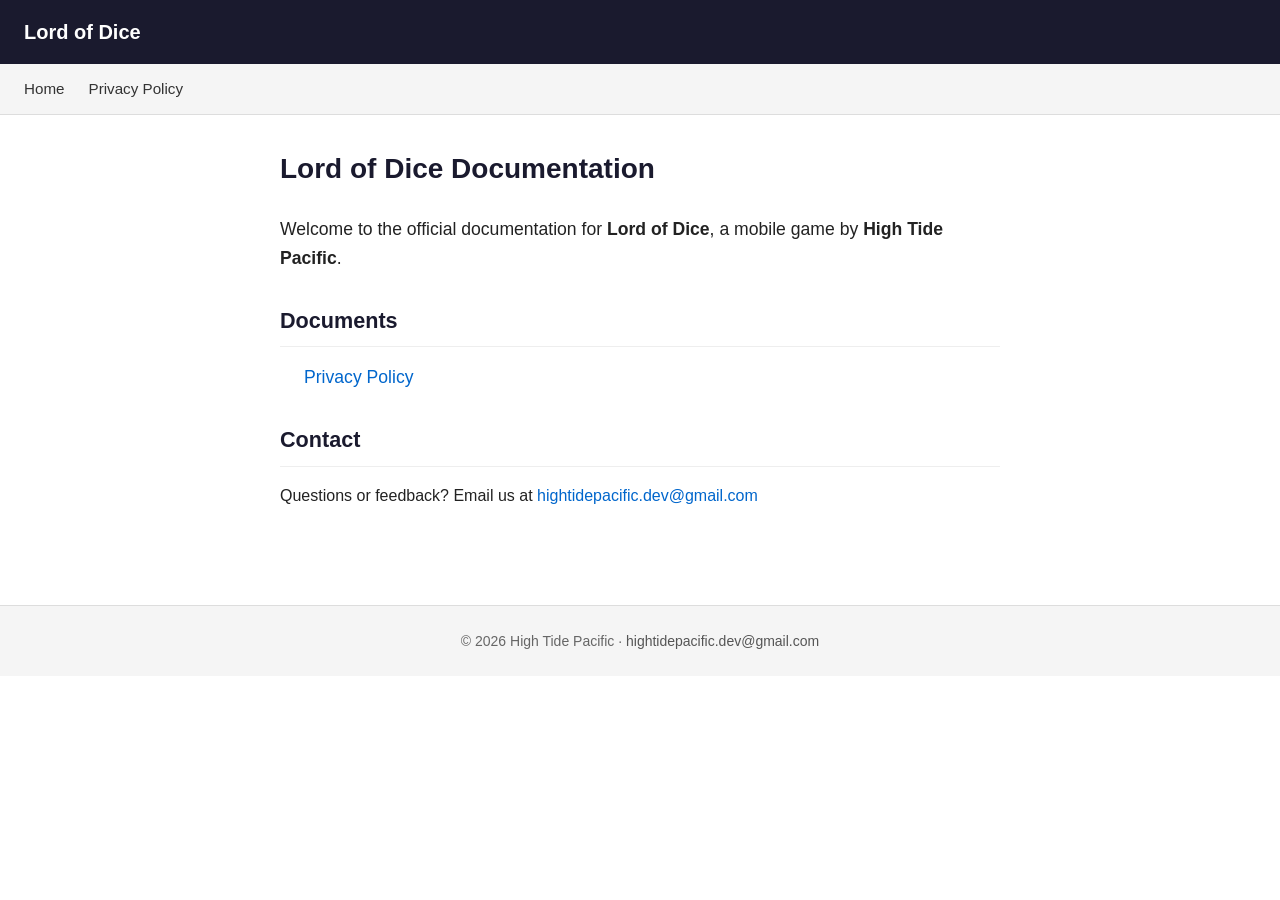
<file: index.html>
<!DOCTYPE html>
<html lang="en">
<head>
  <meta charset="UTF-8">
  <meta name="viewport" content="width=device-width, initial-scale=1.0">
  <title>Lord of Dice - Documentation</title>
  <meta name="description" content="Official documentation for Lord of Dice, a mobile game by High Tide Pacific.">
  <link rel="stylesheet" href="assets/style.css">
</head>
<body>
  <header class="site-header">
    <h1><a href="./">Lord of Dice</a></h1>
  </header>
  <nav class="site-nav">
    <ul>
      <li><a href="./">Home</a></li>
      <li><a href="privacy/">Privacy Policy</a></li>
    </ul>
  </nav>
  <main class="content">
    <h1>Lord of Dice Documentation</h1>
    <p class="home-intro">Welcome to the official documentation for <strong>Lord of Dice</strong>, a mobile game by <strong>High Tide Pacific</strong>.</p>
    <h2>Documents</h2>
    <ul class="doc-list">
      <li><a href="privacy/">Privacy Policy</a></li>
    </ul>
    <h2>Contact</h2>
    <p>Questions or feedback? Email us at <a href="mailto:hightidepacific.dev@gmail.com">hightidepacific.dev@gmail.com</a></p>
  </main>
  <footer class="site-footer">
    &copy; 2026 High Tide Pacific &middot; <a href="mailto:hightidepacific.dev@gmail.com">hightidepacific.dev@gmail.com</a>
  </footer>
</body>
</html>
</file>
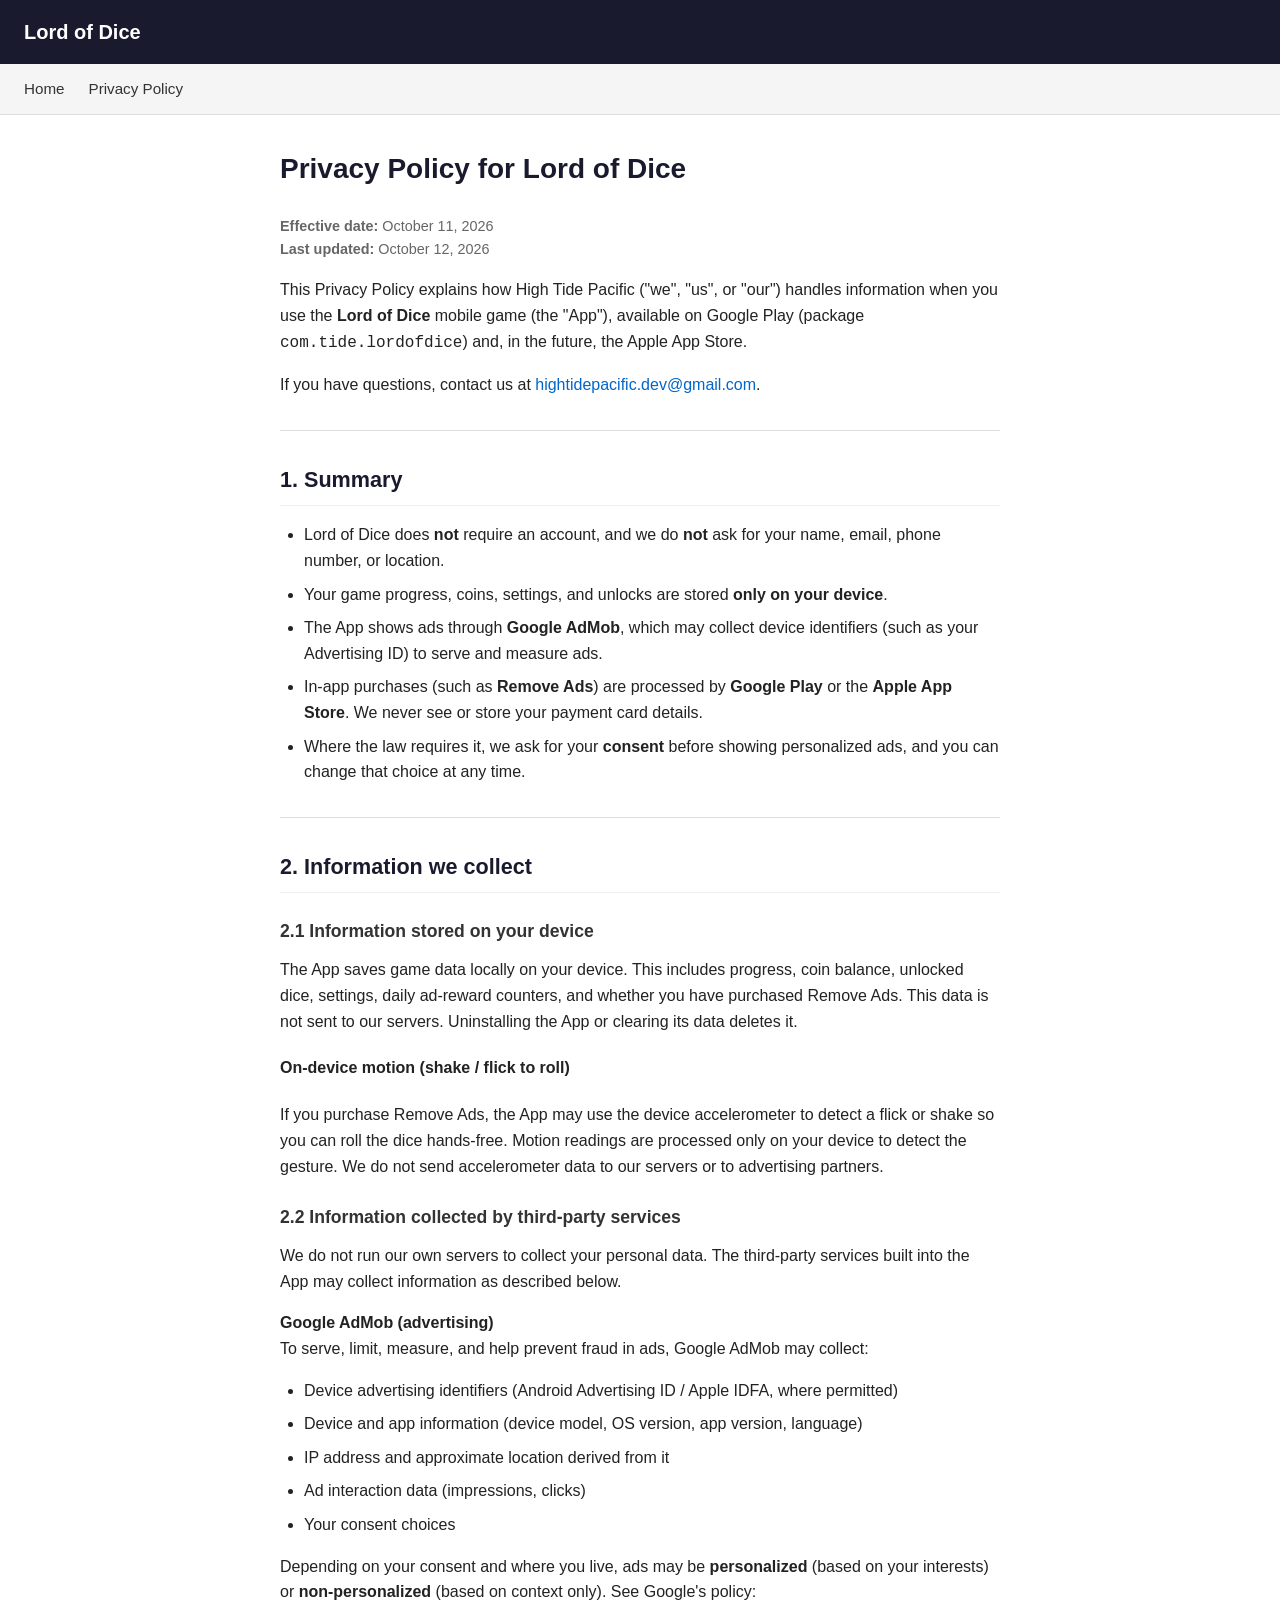
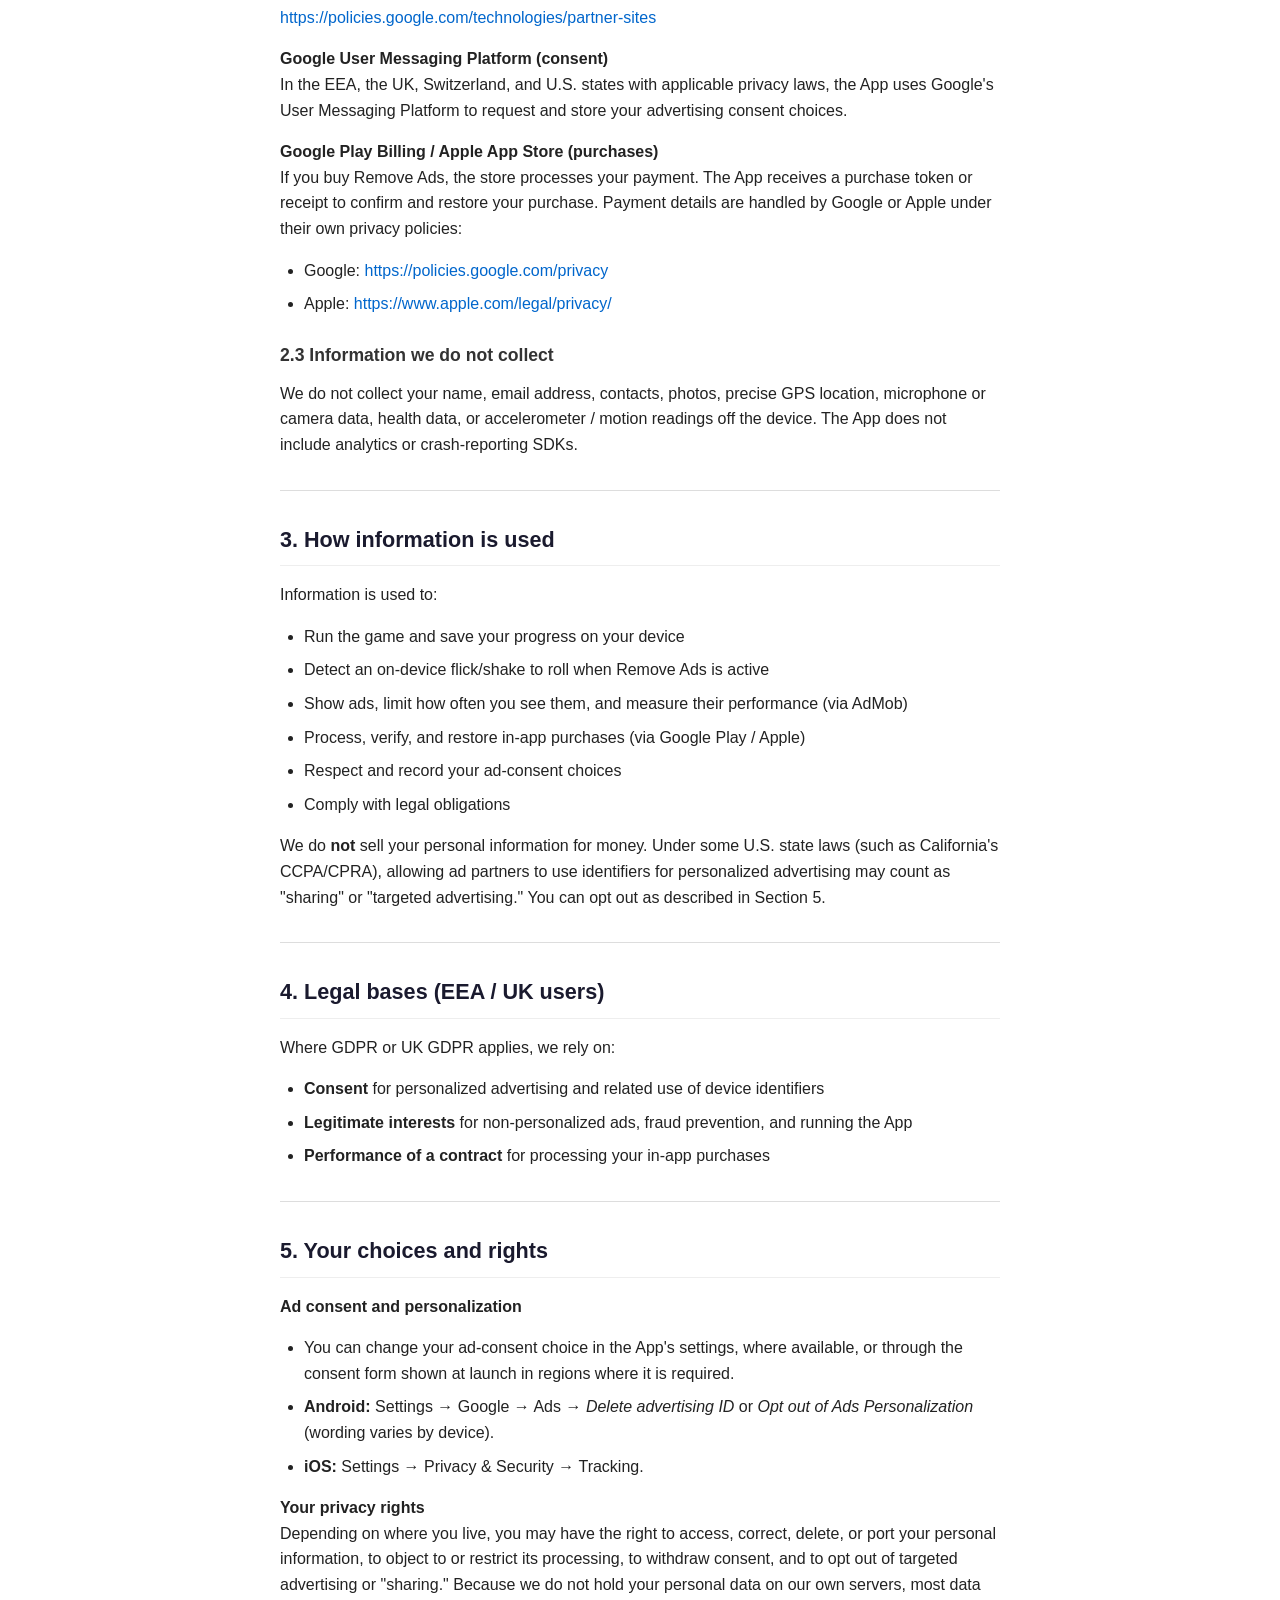
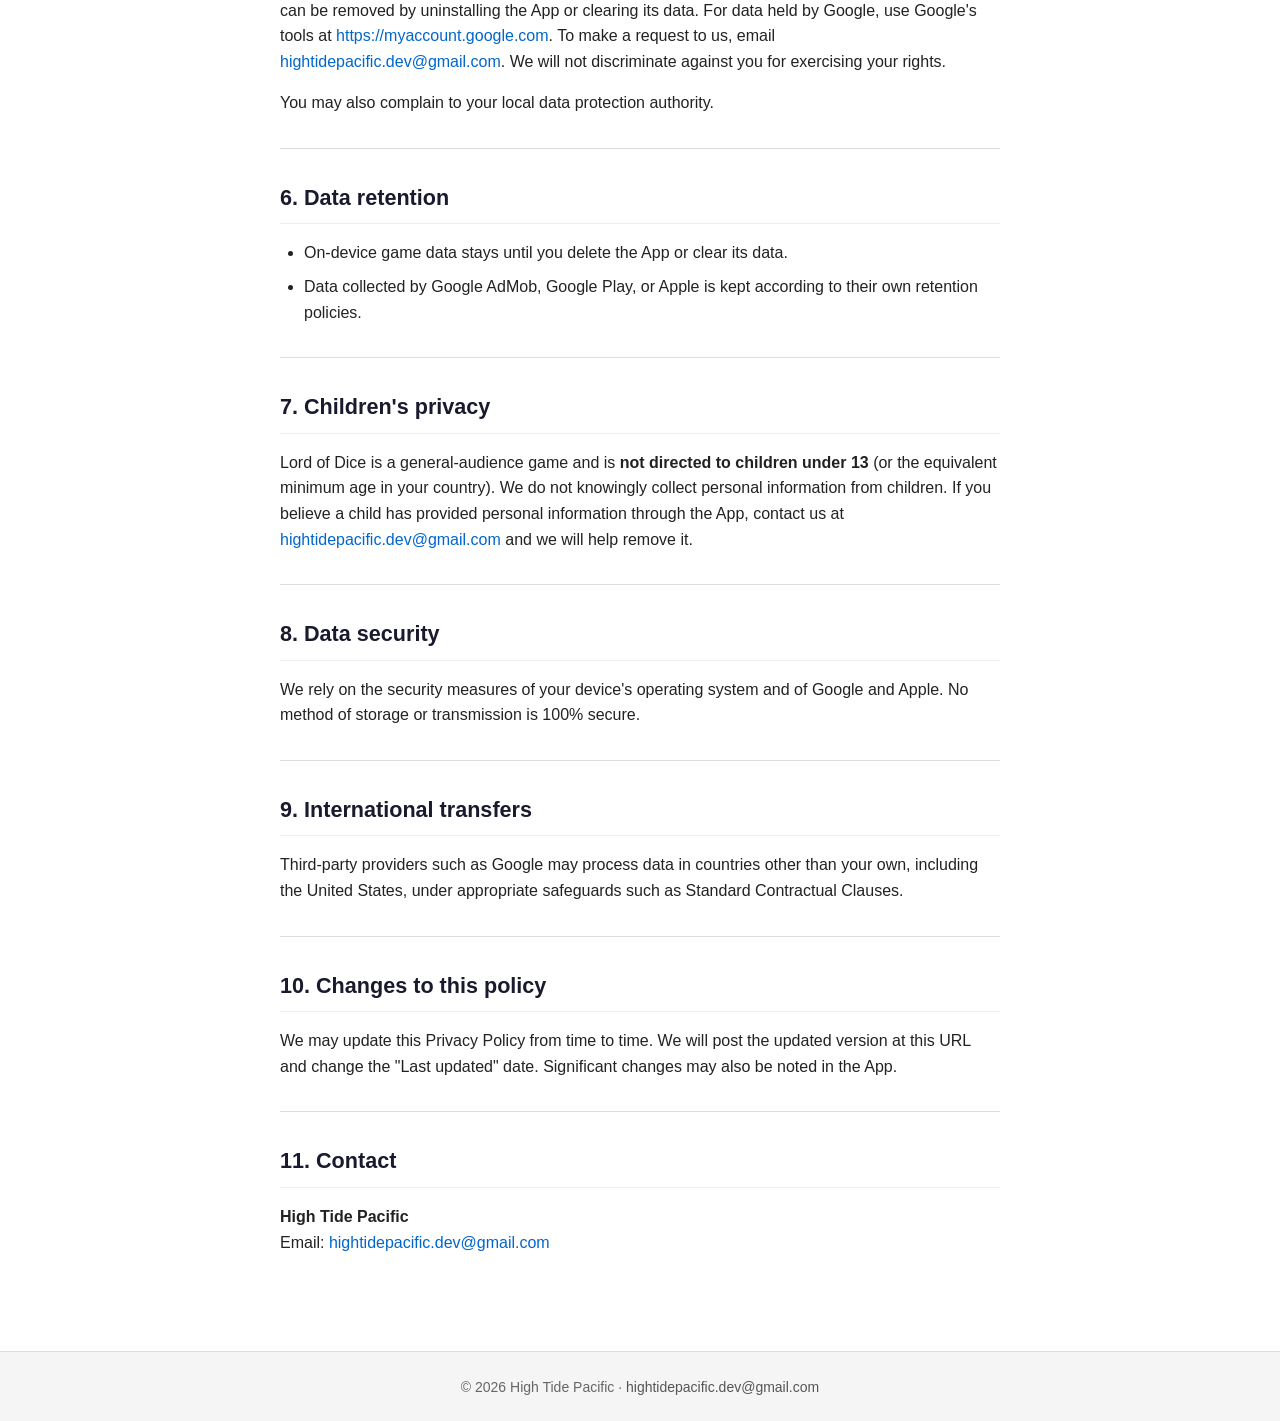
<file: privacy/index.html>
<!DOCTYPE html>
<html lang="en">
<head>
  <meta charset="UTF-8">
  <meta name="viewport" content="width=device-width, initial-scale=1.0">
  <title>Privacy Policy - Lord of Dice</title>
  <meta name="description" content="Privacy Policy for Lord of Dice, a mobile game by High Tide Pacific.">
  <link rel="stylesheet" href="../assets/style.css">
</head>
<body>
  <header class="site-header">
    <h1><a href="../">Lord of Dice</a></h1>
  </header>
  <nav class="site-nav">
    <ul>
      <li><a href="../">Home</a></li>
      <li><a href="./">Privacy Policy</a></li>
    </ul>
  </nav>
  <main class="content">
    <h1>Privacy Policy for Lord of Dice</h1>
    <p class="meta"><strong>Effective date:</strong> October 11, 2026<br><strong>Last updated:</strong> October 12, 2026</p>

    <p>This Privacy Policy explains how High Tide Pacific ("we", "us", or "our") handles information when you use the <strong>Lord of Dice</strong> mobile game (the "App"), available on Google Play (package <code>com.tide.lordofdice</code>) and, in the future, the Apple App Store.</p>

    <p>If you have questions, contact us at <a href="mailto:hightidepacific.dev@gmail.com">hightidepacific.dev@gmail.com</a>.</p>

    <hr>

    <h2>1. Summary</h2>
    <ul>
      <li>Lord of Dice does <strong>not</strong> require an account, and we do <strong>not</strong> ask for your name, email, phone number, or location.</li>
      <li>Your game progress, coins, settings, and unlocks are stored <strong>only on your device</strong>.</li>
      <li>The App shows ads through <strong>Google AdMob</strong>, which may collect device identifiers (such as your Advertising ID) to serve and measure ads.</li>
      <li>In-app purchases (such as <strong>Remove Ads</strong>) are processed by <strong>Google Play</strong> or the <strong>Apple App Store</strong>. We never see or store your payment card details.</li>
      <li>Where the law requires it, we ask for your <strong>consent</strong> before showing personalized ads, and you can change that choice at any time.</li>
    </ul>

    <hr>

    <h2>2. Information we collect</h2>

    <h3>2.1 Information stored on your device</h3>
    <p>The App saves game data locally on your device. This includes progress, coin balance, unlocked dice, settings, daily ad-reward counters, and whether you have purchased Remove Ads. This data is not sent to our servers. Uninstalling the App or clearing its data deletes it.</p>

    <h4>On-device motion (shake / flick to roll)</h4>
    <p>If you purchase Remove Ads, the App may use the device accelerometer to detect a flick or shake so you can roll the dice hands-free. Motion readings are processed only on your device to detect the gesture. We do not send accelerometer data to our servers or to advertising partners.</p>

    <h3>2.2 Information collected by third-party services</h3>
    <p>We do not run our own servers to collect your personal data. The third-party services built into the App may collect information as described below.</p>

    <p><strong>Google AdMob (advertising)</strong><br>
    To serve, limit, measure, and help prevent fraud in ads, Google AdMob may collect:</p>
    <ul>
      <li>Device advertising identifiers (Android Advertising ID / Apple IDFA, where permitted)</li>
      <li>Device and app information (device model, OS version, app version, language)</li>
      <li>IP address and approximate location derived from it</li>
      <li>Ad interaction data (impressions, clicks)</li>
      <li>Your consent choices</li>
    </ul>

    <p>Depending on your consent and where you live, ads may be <strong>personalized</strong> (based on your interests) or <strong>non-personalized</strong> (based on context only). See Google's policy: <a href="https://policies.google.com/technologies/partner-sites" rel="noopener">https://policies.google.com/technologies/partner-sites</a></p>

    <p><strong>Google User Messaging Platform (consent)</strong><br>
    In the EEA, the UK, Switzerland, and U.S. states with applicable privacy laws, the App uses Google's User Messaging Platform to request and store your advertising consent choices.</p>

    <p><strong>Google Play Billing / Apple App Store (purchases)</strong><br>
    If you buy Remove Ads, the store processes your payment. The App receives a purchase token or receipt to confirm and restore your purchase. Payment details are handled by Google or Apple under their own privacy policies:</p>
    <ul>
      <li>Google: <a href="https://policies.google.com/privacy" rel="noopener">https://policies.google.com/privacy</a></li>
      <li>Apple: <a href="https://www.apple.com/legal/privacy/" rel="noopener">https://www.apple.com/legal/privacy/</a></li>
    </ul>

    <h3>2.3 Information we do not collect</h3>
    <p>We do not collect your name, email address, contacts, photos, precise GPS location, microphone or camera data, health data, or accelerometer / motion readings off the device. The App does not include analytics or crash-reporting SDKs.</p>

    <hr>

    <h2>3. How information is used</h2>
    <p>Information is used to:</p>
    <ul>
      <li>Run the game and save your progress on your device</li>
      <li>Detect an on-device flick/shake to roll when Remove Ads is active</li>
      <li>Show ads, limit how often you see them, and measure their performance (via AdMob)</li>
      <li>Process, verify, and restore in-app purchases (via Google Play / Apple)</li>
      <li>Respect and record your ad-consent choices</li>
      <li>Comply with legal obligations</li>
    </ul>

    <p>We do <strong>not</strong> sell your personal information for money. Under some U.S. state laws (such as California's CCPA/CPRA), allowing ad partners to use identifiers for personalized advertising may count as "sharing" or "targeted advertising." You can opt out as described in Section 5.</p>

    <hr>

    <h2>4. Legal bases (EEA / UK users)</h2>
    <p>Where GDPR or UK GDPR applies, we rely on:</p>
    <ul>
      <li><strong>Consent</strong> for personalized advertising and related use of device identifiers</li>
      <li><strong>Legitimate interests</strong> for non-personalized ads, fraud prevention, and running the App</li>
      <li><strong>Performance of a contract</strong> for processing your in-app purchases</li>
    </ul>

    <hr>

    <h2>5. Your choices and rights</h2>

    <p><strong>Ad consent and personalization</strong></p>
    <ul>
      <li>You can change your ad-consent choice in the App's settings, where available, or through the consent form shown at launch in regions where it is required.</li>
      <li><strong>Android:</strong> Settings → Google → Ads → <em>Delete advertising ID</em> or <em>Opt out of Ads Personalization</em> (wording varies by device).</li>
      <li><strong>iOS:</strong> Settings → Privacy &amp; Security → Tracking.</li>
    </ul>

    <p><strong>Your privacy rights</strong><br>
    Depending on where you live, you may have the right to access, correct, delete, or port your personal information, to object to or restrict its processing, to withdraw consent, and to opt out of targeted advertising or "sharing." Because we do not hold your personal data on our own servers, most data can be removed by uninstalling the App or clearing its data. For data held by Google, use Google's tools at <a href="https://myaccount.google.com" rel="noopener">https://myaccount.google.com</a>. To make a request to us, email <a href="mailto:hightidepacific.dev@gmail.com">hightidepacific.dev@gmail.com</a>. We will not discriminate against you for exercising your rights.</p>

    <p>You may also complain to your local data protection authority.</p>

    <hr>

    <h2>6. Data retention</h2>
    <ul>
      <li>On-device game data stays until you delete the App or clear its data.</li>
      <li>Data collected by Google AdMob, Google Play, or Apple is kept according to their own retention policies.</li>
    </ul>

    <hr>

    <h2>7. Children's privacy</h2>
    <p>Lord of Dice is a general-audience game and is <strong>not directed to children under 13</strong> (or the equivalent minimum age in your country). We do not knowingly collect personal information from children. If you believe a child has provided personal information through the App, contact us at <a href="mailto:hightidepacific.dev@gmail.com">hightidepacific.dev@gmail.com</a> and we will help remove it.</p>

    <hr>

    <h2>8. Data security</h2>
    <p>We rely on the security measures of your device's operating system and of Google and Apple. No method of storage or transmission is 100% secure.</p>

    <hr>

    <h2>9. International transfers</h2>
    <p>Third-party providers such as Google may process data in countries other than your own, including the United States, under appropriate safeguards such as Standard Contractual Clauses.</p>

    <hr>

    <h2>10. Changes to this policy</h2>
    <p>We may update this Privacy Policy from time to time. We will post the updated version at this URL and change the "Last updated" date. Significant changes may also be noted in the App.</p>

    <hr>

    <h2>11. Contact</h2>
    <p><strong>High Tide Pacific</strong><br>
    Email: <a href="mailto:hightidepacific.dev@gmail.com">hightidepacific.dev@gmail.com</a></p>
  </main>
  <footer class="site-footer">
    &copy; 2026 High Tide Pacific &middot; <a href="mailto:hightidepacific.dev@gmail.com">hightidepacific.dev@gmail.com</a>
  </footer>
</body>
</html>
</file>
<file: assets/style.css>
*, *::before, *::after {
  box-sizing: border-box;
}

html {
  font-size: 16px;
  -webkit-text-size-adjust: 100%;
}

body {
  margin: 0;
  font-family: -apple-system, BlinkMacSystemFont, "Segoe UI", Roboto, "Helvetica Neue", Arial, sans-serif;
  font-size: 1rem;
  line-height: 1.6;
  color: #222;
  background: #fff;
}

a {
  color: #0066cc;
  text-decoration: none;
}

a:hover,
a:focus {
  text-decoration: underline;
}

.site-header {
  background: #1a1a2e;
  color: #fff;
  padding: 1rem 1.5rem;
}

.site-header h1 {
  margin: 0;
  font-size: 1.25rem;
  font-weight: 600;
}

.site-header h1 a {
  color: inherit;
}

.site-header h1 a:hover {
  text-decoration: none;
}

.site-nav {
  background: #f5f5f5;
  border-bottom: 1px solid #ddd;
  padding: 0.75rem 1.5rem;
}

.site-nav ul {
  margin: 0;
  padding: 0;
  list-style: none;
  display: flex;
  flex-wrap: wrap;
  gap: 1.5rem;
}

.site-nav a {
  color: #333;
  font-size: 0.95rem;
}

.site-nav a:hover {
  color: #0066cc;
}

.content {
  max-width: 48rem;
  margin: 0 auto;
  padding: 2rem 1.5rem;
}

.content h1 {
  font-size: 1.75rem;
  margin: 0 0 1.5rem;
  color: #1a1a2e;
}

.content h2 {
  font-size: 1.35rem;
  margin: 2rem 0 1rem;
  color: #1a1a2e;
  border-bottom: 1px solid #eee;
  padding-bottom: 0.5rem;
}

.content h3 {
  font-size: 1.1rem;
  margin: 1.5rem 0 0.75rem;
  color: #333;
}

.content p {
  margin: 0 0 1rem;
}

.content ul,
.content ol {
  margin: 0 0 1rem;
  padding-left: 1.5rem;
}

.content li {
  margin-bottom: 0.5rem;
}

.content strong {
  font-weight: 600;
}

.content hr {
  border: none;
  border-top: 1px solid #ddd;
  margin: 2rem 0;
}

.meta {
  color: #666;
  font-size: 0.9rem;
  margin-bottom: 1.5rem;
}

.home-intro {
  font-size: 1.1rem;
  margin-bottom: 2rem;
}

.doc-list {
  list-style: none;
  padding: 0;
}

.doc-list li {
  margin-bottom: 1rem;
}

.doc-list a {
  font-size: 1.1rem;
  font-weight: 500;
}

.site-footer {
  background: #f5f5f5;
  border-top: 1px solid #ddd;
  padding: 1.5rem;
  text-align: center;
  color: #666;
  font-size: 0.875rem;
  margin-top: 3rem;
}

.site-footer a {
  color: #555;
}

.error-page {
  text-align: center;
  padding: 4rem 1.5rem;
}

.error-page h1 {
  font-size: 4rem;
  margin: 0 0 1rem;
  color: #ccc;
}

.error-page p {
  font-size: 1.25rem;
  color: #666;
}

@media (max-width: 600px) {
  .site-header {
    padding: 1rem;
  }

  .site-nav {
    padding: 0.75rem 1rem;
  }

  .site-nav ul {
    gap: 1rem;
  }

  .content {
    padding: 1.5rem 1rem;
  }

  .content h1 {
    font-size: 1.5rem;
  }

  .content h2 {
    font-size: 1.2rem;
  }
}
</file>
